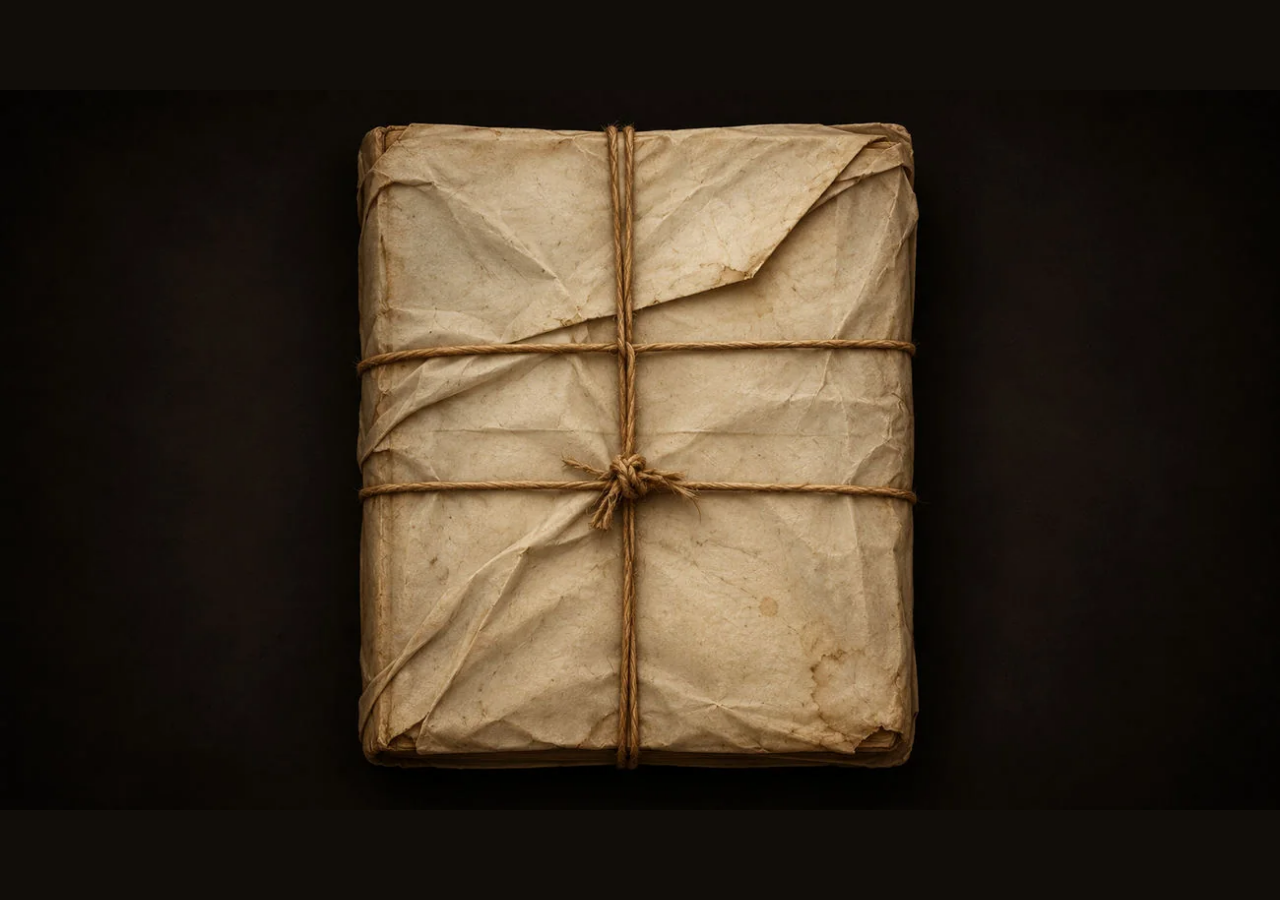
<file: index.html>
<!doctype html><html lang="ko"><head><meta charset="utf-8"><meta name="viewport" content="width=device-width,initial-scale=1"><meta name="color-scheme" content="dark"><title>봉인된 기록 · CHAPTER 1</title><link rel="stylesheet" href="style.css"></head><body><main id="game" aria-label="봉인된 기록">
<section id="parcel" class="scene active"><div class="parcel-image-wrap" id="parcel-wrap"><img src="images/asset-02.webp" alt="끈으로 포장된 오래된 책"><button id="unwrap" aria-label="책 포장을 풀고 펼치기"></button></div></section>
<section id="book" class="scene"><div id="book-frame">
<div id="page-0" class="spread active"><img class="fullspread" src="images/asset-03.webp" alt="오래된 책 속의 집 그림과 사진, 편지 봉투"><img id="intro-house-photo" class="intro-art-object intro-house" alt="오래된 집 사진"><img id="intro-stairs-photo" class="intro-art-object intro-stairs" alt="집 안 계단 사진"><img class="intro-art-object intro-chair" src="images/asset-04.webp" alt=""><img class="intro-art-object intro-envelope-overlay" src="images/asset-05.webp" alt=""><button id="h-envelope" class="hot" aria-label="봉투 열어보기"></button><button id="h-house" class="hot" aria-label="집 그림 살펴보기"></button><button id="h-stairs" class="hot" aria-label="계단 사진 살펴보기"></button><button id="h-poem" class="hot" aria-label="빈 의자 사진 살펴보기"></button></div>
<div id="page-1" class="spread chapter-visual"><div class="chapter-visual-stage">
<img class="chapter-visual-art" src="images/chapter-wedding.webp" alt="낡은 펼친 책. 왼쪽에는 흩어진 기록을 펼치다, 오른쪽에는 결혼식과 평화로운 결혼식의 한순간…이라는 글귀가 손글씨로 적혀 있다." draggable="false">
<button id="chapter-enter" class="chapter-visual-enter" type="button" aria-label="기록 펼치기 — 사진과 편지가 놓인 다음 페이지로 이동"><img src="images/chapter-open.webp" alt="기록 펼치기" draggable="false"></button>
</div></div>

<div id="page-2" class="spread page-scrap-physical archive-ch01"><div class="physical-spread">
<img class="scrap-image" src="images/asset-06.webp" alt="오래된 책 양면에 놓인 일곱 장의 사진과 두 통의 편지" draggable="false">
<div id="photo-grid" class="physical-overlay"><img class="archive-print" src="images/photo_04.webp" alt="오래된 사진" draggable="false" style="left:7%;top:7%;width:18%;height:22%;--angle:-3deg"><button class="physical-hot photo-tactile" data-open-photo="3" aria-label="사진 조사하기" data-tip="사진 조사하기" style="left:7%;top:7%;width:18%;height:22%;--angle:-3deg"></button><img class="archive-print" src="images/photo_01.webp" alt="오래된 사진" draggable="false" style="left:27%;top:8%;width:18%;height:22%;--angle:2deg"><button class="physical-hot photo-tactile" data-open-photo="0" aria-label="사진 조사하기" data-tip="사진 조사하기" style="left:27%;top:8%;width:18%;height:22%;--angle:2deg"></button><img class="archive-print" src="images/photo_06.webp" alt="오래된 사진" draggable="false" style="left:6%;top:36%;width:18%;height:22%;--angle:3deg"><button class="physical-hot photo-tactile" data-open-photo="5" aria-label="사진 조사하기" data-tip="사진 조사하기" style="left:6%;top:36%;width:18%;height:22%;--angle:3deg"></button><img class="archive-print" src="images/photo_02.webp" alt="오래된 사진" draggable="false" style="left:27%;top:36%;width:18%;height:22%;--angle:-2deg"><button class="physical-hot photo-tactile" data-open-photo="1" aria-label="사진 조사하기" data-tip="사진 조사하기" style="left:27%;top:36%;width:18%;height:22%;--angle:-2deg"></button><img class="archive-print" src="images/photo_07.webp" alt="오래된 사진" draggable="false" style="left:4%;top:65%;width:14%;height:21%;--angle:-2deg"><button class="physical-hot photo-tactile" data-open-photo="6" aria-label="사진 조사하기" data-tip="사진 조사하기" style="left:4%;top:65%;width:14%;height:21%;--angle:-2deg"></button><img class="archive-print" src="images/photo_03.webp" alt="오래된 사진" draggable="false" style="left:19%;top:65%;width:14%;height:21%;--angle:3deg"><button class="physical-hot photo-tactile" data-open-photo="2" aria-label="사진 조사하기" data-tip="사진 조사하기" style="left:19%;top:65%;width:14%;height:21%;--angle:3deg"></button><img class="archive-print" src="images/photo_05.webp" alt="오래된 사진" draggable="false" style="left:34%;top:64%;width:14%;height:21%;--angle:1deg"><button class="physical-hot photo-tactile" data-open-photo="4" aria-label="사진 조사하기" data-tip="사진 조사하기" style="left:34%;top:64%;width:14%;height:21%;--angle:1deg"></button></div>
<div id="letters-overview" class="physical-overlay">
 <button class="letter-tactile letter-tactile-a" data-open-letter="0" data-tip="엘리너의 편지" aria-label="엘리너의 편지 펼치기"><span class="wax-seal">❀</span><span class="letter-script">Dear Mother</span></button>
 <button class="letter-tactile letter-tactile-b" data-open-letter="1" data-tip="아서의 편지" aria-label="아서의 편지 펼치기"><span class="wax-seal">✧</span><span class="letter-script">To Eleanor</span></button>
</div>
<div class="scrap-progress" aria-live="polite"><span id="found-count">0개 관찰</span><span>·</span><span id="restore-count">0 / 10 복원</span><button id="start-sort" class="button small" disabled>사진 정리하기 →</button></div>
</div></div>
<div id="page-3" class="spread"><div class="book-page"><article class="leaf left sorting-page"><div class="folio"><b>PHOTOGRAPH RESTORATION</b><span>ORDER</span></div><div class="littlelabel">사진을 정리한다</div><h2>기억의 순서</h2><p class="section-note">편지와 사진을 대조하여 일곱 장을 시간순으로 나열하세요.</p><div id="sort-list" class="sort-list"></div><div class="chapter-cta"><button id="back-to-archive" class="button small light">← 자료 다시 보기</button><button id="check-sort" class="button small">정리 결과 확인</button></div></article><article class="leaf right"><div class="folio"><b>SEVEN PHOTOGRAPHS</b><span>1938</span></div><div class="littlelabel">사진과 편지 대조</div><h2>기록의 실마리</h2><p class="section-note">꽃과 부케, 여행 가방, 인화 사진, 창가의 의자를 비교하세요.</p><div id="sort-envelope" class="sort-envelope">사진의 순서를 완성하세요.</div><p class="message" id="sort-feedback"></p><a id="chapter2-unlock" class="button chapter2-unlock" href="chapter2.html" hidden>CHAPTER 02 — 뒤바뀐 가방 펼치기 →</a></article></div></div>
<button id="prev" class="pagenav prev" aria-label="이전 페이지">‹</button><button id="next" class="pagenav next" aria-label="다음 페이지">›</button><div class="corner-label" id="page-label" aria-hidden="true"></div><div class="page-number" id="page-number">01 / 04</div><button id="restart">처음부터</button>
</div></section>
<div id="veil" aria-hidden="true" role="dialog" aria-modal="true" aria-label="기록 자세히 살펴보기"><div id="dialog" class="paper"><button id="dialog-close" class="dialog-close" aria-label="닫기">×</button><div id="dialog-body"></div></div></div>
</main><script src="chapter1-data.js"></script><script src="game.js"></script></body></html>
</file>
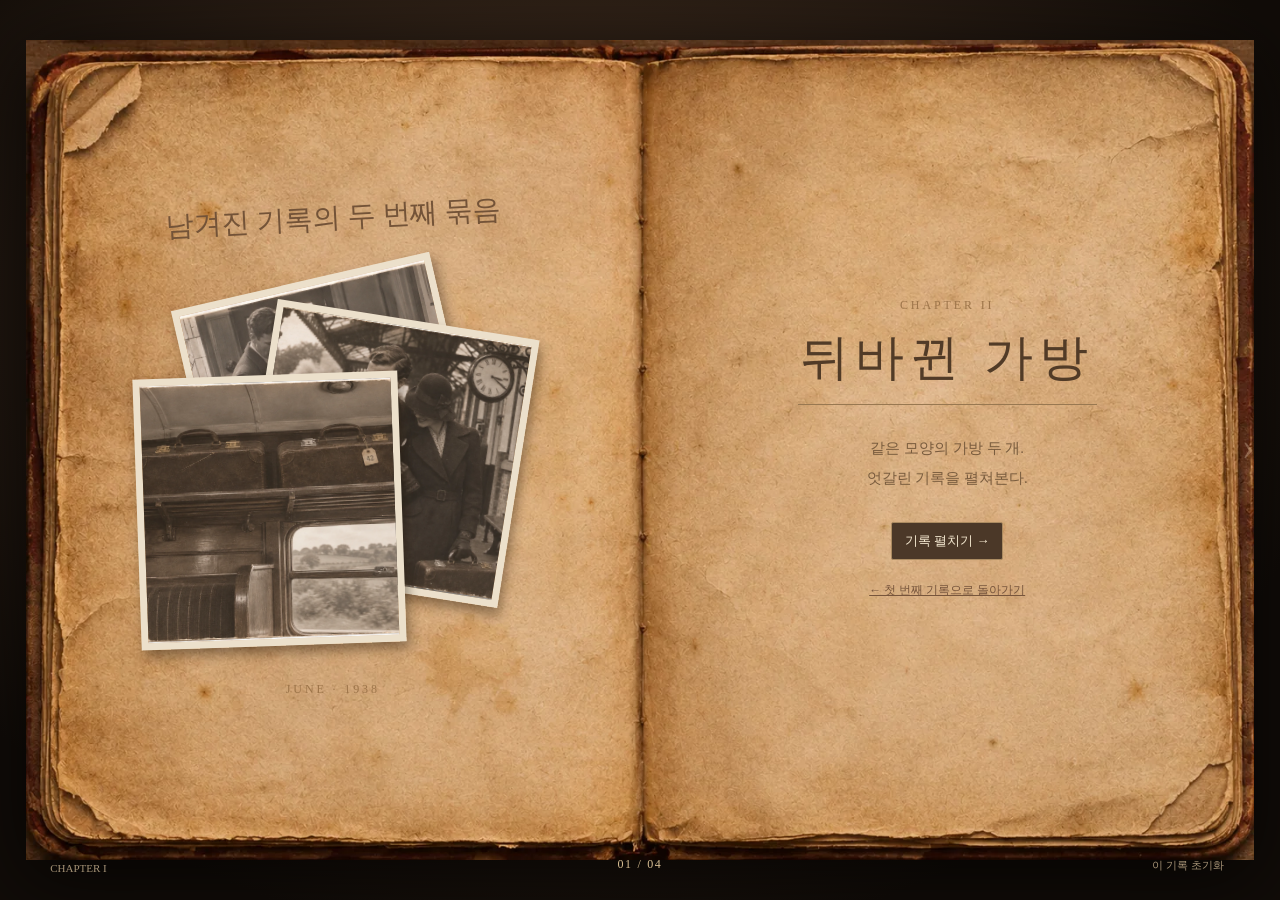
<file: chapter2.html>
<!doctype html>
<html lang="ko"><head>
<meta charset="utf-8"><meta name="viewport" content="width=device-width,initial-scale=1"><meta name="color-scheme" content="dark">
<title>봉인된 기록 · CHAPTER 02 — 뒤바뀐 가방</title>
<link rel="stylesheet" href="style.css"><link rel="stylesheet" href="chapter2.css">
</head><body><main id="game" aria-label="봉인된 기록 챕터 2">
<section id="book" class="scene active"><div id="book-frame" class="c2-frame">
  <div id="c2-page-0" class="spread active">
    <div class="c2-book-paper c2-cover">
      <div class="c2-cover-leaf"><div class="c2-handwriting">남겨진 기록의 두 번째 묶음</div>
       <div class="c2-cover-stack"><img src="images/chapter2/photo_04.webp" alt="사진: 현관에 선 남자"><img src="images/chapter2/photo_01.webp" alt="사진: 역에 선 두 사람"><img src="images/chapter2/photo_02.webp" alt="사진: 두 여행 가방"></div>
       <span class="c2-quiet">JUNE · 1938</span>
      </div>
      <div class="c2-cover-leaf c2-cover-right"><span class="c2-kicker">CHAPTER II</span><h1>뒤바뀐 가방</h1><div class="c2-rule"></div>
        <p>같은 모양의 가방 두 개.<br>엇갈린 기록을 펼쳐본다.</p><button class="button" id="c2-enter" type="button">기록 펼치기 →</button>
        <a class="c2-small-link" href="index.html">← 첫 번째 기록으로 돌아가기</a>
      </div>
    </div>
  </div>
  <div id="c2-page-1" class="spread"><div class="c2-book-paper">
    <section class="c2-leaf c2-archive-photos"><div class="c2-archive-heading"><small>PHOTOGRAPHS</small><h2>남겨진 사진들</h2><p>사진을 눌러 개별 기록과 사물을 조사하세요.</p></div><div id="c2-photo-grid" class="c2-print-grid" aria-label="사진 일곱 장"></div>
    </section>
    <section class="c2-leaf c2-archive-letters"><div class="c2-archive-heading"><small>CORRESPONDENCE</small><h2>두 통의 편지</h2><p>사진과 편지를 서로 비교하여 글씨를 복원하세요.</p></div>
     <div class="c2-letter-stack"><button type="button" class="c2-envelope" data-c2-letter="0"><span class="c2-wax">❦</span><span>엘리너의 편지</span><small>3 JUNE 1938</small></button><button type="button" class="c2-envelope" data-c2-letter="1"><span class="c2-wax">✦</span><span>아서의 편지</span><small>8 JUNE 1938</small></button></div>
     <div class="c2-progress-archive"><span id="c2-found-count">관찰한 단서 0개</span><span id="c2-filled-count">복원 0 / 8</span><button class="button light small" id="c2-go-workbook" type="button">기록장과 배열 보기 →</button></div>
    </section>
  </div></div>
  <div id="c2-page-2" class="spread"><div class="c2-book-paper">
    <section class="c2-leaf c2-sort-leaf"><div class="c2-archive-heading"><small>CHRONOLOGY</small><h2>사진의 순서</h2><p>일곱 장을 시간순으로 옮기세요. 화살표나 드래그로 이동할 수 있습니다.</p></div>
      <div id="c2-sort-list" class="c2-sort-list" aria-label="사진 순서 바꾸기"></div><div class="c2-row-actions"><button class="button small" type="button" id="c2-check-order">순서 확인</button><span class="c2-mini-feedback" id="c2-sort-note" role="status"></span></div>
    </section>
    <section class="c2-leaf c2-record-leaf"><div class="c2-archive-heading"><small>OBJECT RECORD</small><h2>사물 기록장</h2><p>원래 주인과 가방이 바뀐 동안의 <b>당시 소지자</b>를 각각 기록하세요.</p></div>
     <div id="c2-object-list" class="c2-object-list"></div><p id="c2-objects-note" class="c2-mini-feedback" role="status"></p>
    </section>
  </div></div>
  <div id="c2-page-3" class="spread"><div class="c2-book-paper c2-cover">
    <div class="c2-cover-leaf"><div class="c2-handwriting">복원된 기록</div><div class="c2-finished-polaroid"><img src="images/chapter2/photo_02.webp" alt="철도 객실 선반에 나란한 두 가방"><img src="images/chapter2/photo_06.webp" alt="역의 수하물 접수 장부"></div></div>
    <div class="c2-cover-leaf c2-finish-right"><small>JUNE 1938</small><h2>1938년 6월</h2><div class="c2-rule"></div>
      <div id="c2-finish-text"><p>기록을 아직 모두 복원하지 않았습니다.</p></div><div id="c2-finish-controls"><button type="button" class="button" id="c2-return-archive">기록 다시 보기</button><span class="c2-next-sealed">CHAPTER III · 잠긴 기록</span></div>
    </div>
  </div></div>
  <button id="c2-prev" class="pagenav prev" aria-label="이전 페이지">‹</button><button id="c2-next" class="pagenav next" aria-label="다음 페이지">›</button>
  <div class="page-number" id="c2-page-number">01 / 04</div>
  <a id="c2-ch1-back" href="index.html">CHAPTER I</a>
  <button id="c2-restart" type="button">이 기록 초기화</button>
</div></section>
<div id="c2-overlay" aria-hidden="true"><div id="c2-dialog" role="dialog" aria-modal="true" aria-label="기록 자세히 보기"><button id="c2-close" type="button" aria-label="닫기">×</button><div id="c2-dialog-body"></div></div></div>
</main><script src="chapter2-data.js"></script><script src="chapter2.js"></script></body></html>
</file>
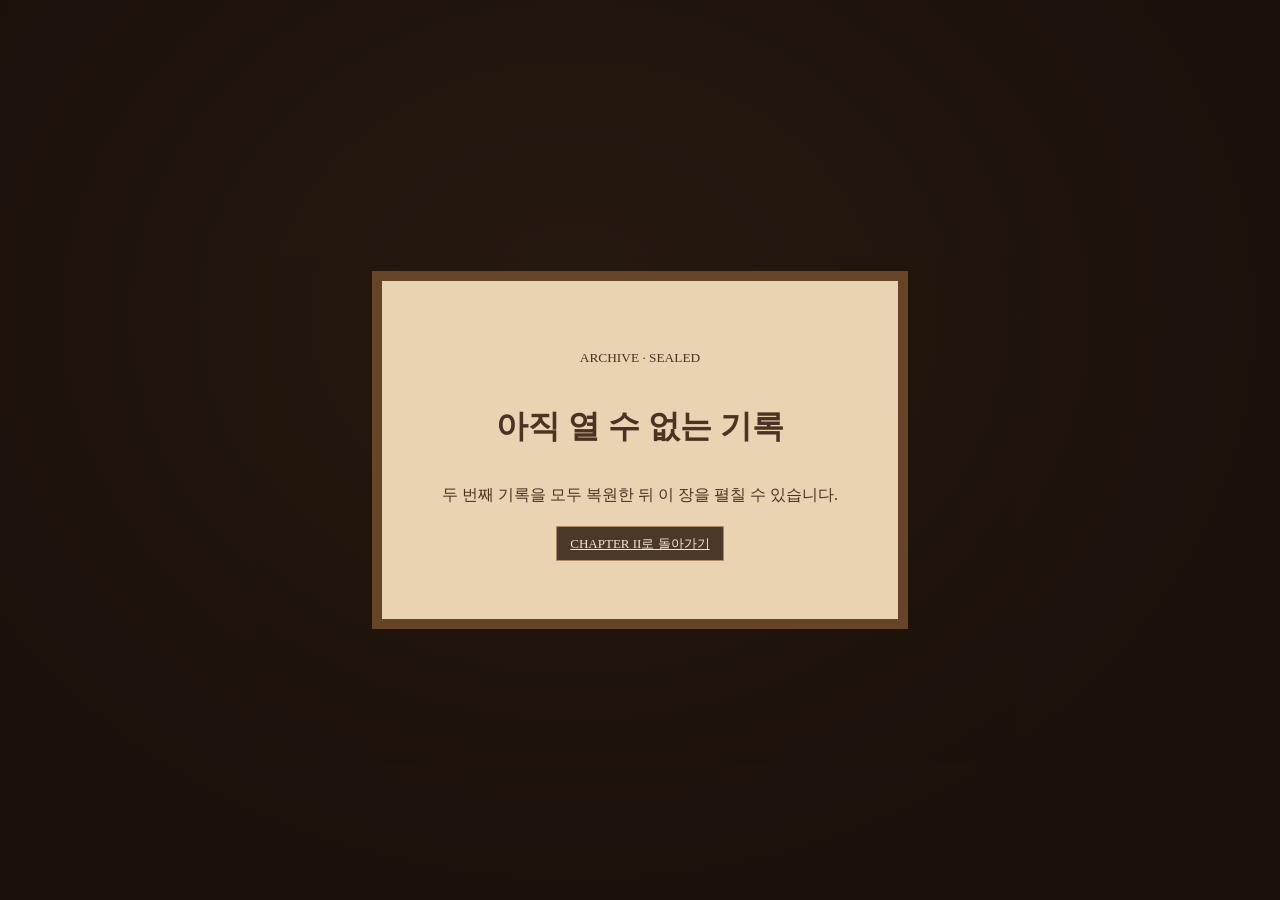
<file: chapter3.html>
<!doctype html>
<html lang="ko"><head><meta charset="utf-8"><meta name="viewport" content="width=device-width,initial-scale=1"><meta name="color-scheme" content="dark">
<title>봉인된 기록 · CHAPTER 03 — 떠날 준비</title>
<link rel="stylesheet" href="style.css"><link rel="stylesheet" href="chapter2.css"><link rel="stylesheet" href="chapter3.css">
</head><body>
<main id="game" aria-label="봉인된 기록 최종장">
<section id="book" class="scene active">
<div id="book-frame" class="c2-frame c3-frame">
<div id="c3-page-0" class="spread active"><div class="c2-book-paper c2-cover">
<section class="c2-cover-leaf"><div class="c2-handwriting">세 번째 기록의 봉인</div>
<div class="c2-cover-stack"><img src="images/chapter3/photo_01.webp" alt="작은 침실 사진"><img src="images/chapter3/photo_04.webp" alt="오래된 카메라 사진"><img src="images/chapter3/photo_07.webp" alt="빈 창가 사진"></div>
<small class="c2-quiet">ENGLAND · 1936–1938</small></section>
<section class="c2-cover-leaf c2-cover-right"><span class="c2-kicker">CHAPTER III</span><h1>떠날 준비</h1><div class="c2-rule"></div><p>남겨진 집 안의 기록을<br>다시 펼쳐본다.</p>
<button class="button" type="button" id="c3-enter">기록 펼치기 →</button><a class="c2-small-link" href="chapter2.html">← 두 번째 기록으로 돌아가기</a></section>
</div></div>
<div id="c3-page-1" class="spread"><div class="c2-book-paper">
<section class="c2-leaf c2-archive-photos"><div class="c2-archive-heading"><small>PHOTOGRAPHS</small><h2>남겨진 사진들</h2><p>각 사진을 열어 사물과 공간을 자세히 살펴보세요.</p></div><div id="c3-photo-grid" class="c2-print-grid"></div></section>
<section class="c2-leaf c2-archive-letters"><div class="c2-archive-heading"><small>CORRESPONDENCE</small><h2>두 통의 편지</h2><p>빈칸을 복원해도 마지막 서명은 아직 읽을 수 없습니다.</p></div>
<div class="c2-letter-stack"><button class="c2-envelope" type="button" data-c3-letter="0"><span class="c2-wax">❦</span><span>오래된 편지</span><small>18 SEPTEMBER 1936</small></button>
<button class="c2-envelope" type="button" data-c3-letter="1"><span class="c2-wax">✦</span><span>남겨진 편지</span><small>6 JUNE 1938 · 발신인 미상</small></button></div>
<div class="c2-progress-archive"><span id="c3-observe-count">관찰 0건</span><span id="c3-fill-count">복원 0 / 8</span><button class="button light small" type="button" id="c3-go-connections">기록장과 증거 보기 →</button></div>
</section></div></div>
<div id="c3-page-2" class="spread"><div class="c2-book-paper">
<section class="c2-leaf"><div class="c2-archive-heading"><small>OBJECT RECORDS</small><h2>사물 기록장</h2><p>물건의 주인과 사용한 사람, 발견된 장소를 구별하세요.</p></div><div class="c2-object-list" id="c3-object-list"></div><p id="c3-object-note" class="c2-mini-feedback" role="status"></p></section>
<section class="c2-leaf"><div class="c2-archive-heading"><small>RECORD CONNECTIONS</small><h2>기록 연결하기</h2><p>서로 다른 챕터의 증거를 선택하세요. 선택한 두 자료를 나란히 비교할 수 있습니다.</p></div><div id="c3-link-list" class="c3-link-list"></div><p id="c3-links-note" class="c2-mini-feedback" role="status"></p></section>
</div></div>
<div id="c3-page-3" class="spread"><div class="c2-book-paper">
<section class="c2-leaf c3-final-questions"><div class="c2-archive-heading"><small>FINAL INFERENCE</small><h2>마지막 추리</h2><p>모든 자료를 연결한 후 질문에 답하세요.</p></div>
<div class="c3-question-card"><label for="c3-final-person">기차역에서 아서와 함께 있었고, 집의 작은 방에 머물던 사람은 누구인가?</label><input id="c3-final-person" maxlength="80" autocomplete="off" placeholder="인물 이름"><p id="c3-person-status" role="status"></p></div>
<div class="c3-question-card"><label for="c3-final-purpose">그 사람이 이 집에서 물건을 정리한 이유는 무엇인가?</label><textarea id="c3-final-purpose" rows="3" maxlength="220" placeholder="이유를 짧게 적어 주세요"></textarea><p id="c3-purpose-status" role="status"></p></div>
<button type="button" class="button" id="c3-final-check">추리 확인</button></section>
<section class="c2-leaf c3-final-side"><div class="c2-archive-heading"><small>CASE FILE</small><h2>확인한 자료</h2></div><div id="c3-ready-report" class="c3-ready-report"></div><p>사진과 편지를 다시 살펴볼 수 있습니다. 한 질문을 맞혔다고 나머지 기록의 답이 공개되지는 않습니다.</p><button class="button light small" id="c3-final-back" type="button">← 기록 다시 살펴보기</button></section>
</div></div>
<div id="c3-page-4" class="spread"><div class="c2-book-paper c3-ending-book">
<section class="c2-leaf c3-ending-photo"><div class="c2-archive-heading"><small>LAST PHOTOGRAPH</small><h2>마지막 사진</h2></div><button type="button" id="c3-ending-zoom" aria-label="마지막 사진 확대"><img src="images/chapter3/photo_07.webp" alt="창가에 놓인 빈 의자와 마지막 편지"></button><p>빈 창가 · PHOTO 07</p></section>
<section class="c2-leaf c3-ending-text"><div class="c2-archive-heading"><small>RESTORED ARCHIVE</small><h2>《봉인된 기록 — 마지막 기록》</h2></div><div id="c3-ending-body"></div><button class="button light small" id="c3-again" type="button">사진과 편지 다시 보기</button><div class="c3-chapter-links"><a href="index.html">CHAPTER 01</a><a href="chapter2.html">CHAPTER 02</a><a href="chapter3.html">CHAPTER 03</a></div></section>
</div></div>
<button class="pagenav prev" type="button" id="c3-prev" aria-label="이전 페이지">‹</button><button class="pagenav next" type="button" id="c3-next" aria-label="다음 페이지">›</button>
<div class="page-number" id="c3-page-number">01 / 05</div><a class="c3-ch2-link" href="chapter2.html">CHAPTER II</a><button type="button" id="c3-restart">이 기록 초기화</button>
</div></section>
<div id="c3-gate" hidden><div class="c3-gate-paper"><small>ARCHIVE · SEALED</small><h1>아직 열 수 없는 기록</h1><p>두 번째 기록을 모두 복원한 뒤 이 장을 펼칠 수 있습니다.</p><a href="chapter2.html" class="button">CHAPTER II로 돌아가기</a></div></div>
<div id="c2-overlay" aria-hidden="true"><div id="c2-dialog" role="dialog" aria-modal="true" aria-label="자료 자세히 보기"><button id="c2-close" type="button" aria-label="닫기">×</button><div id="c2-dialog-body"></div></div></div>
</main>
<script src="chapter1-data.js"></script><script src="chapter2-data.js"></script><script src="chapter3-data.js"></script><script src="chapter3.js"></script></body></html>
</file>
<file: style.css>
:root{--ink:#4e3927;--paper:#eadab9;--gold:#b3935b;--deep:#241910;--line:#aa8c62;--shadow:#130d09}
*{box-sizing:border-box}html,body{margin:0;width:100%;min-height:100%;overflow:hidden}body{font-family:Georgia,'Noto Serif KR','Batang',serif;background:#150e09;color:#f5e6ca}button{font:inherit;cursor:pointer}button:focus-visible{outline:2px solid #e9c886;outline-offset:2px}button:disabled{opacity:.43;cursor:not-allowed}img{user-select:none;-webkit-user-drag:none}
#game{width:100vw;height:100dvh;display:flex;align-items:center;justify-content:center;overflow:hidden;background:radial-gradient(ellipse at 45% 35%,#493323,#110c08 77%)}.scene{position:absolute;inset:0;display:flex;align-items:center;justify-content:center;opacity:0;visibility:hidden;pointer-events:none;transition:opacity .58s}.scene.active{opacity:1;visibility:visible;pointer-events:auto}
#parcel{z-index:5;background:#110d09}.parcel-image-wrap{position:relative;width:min(100vw,177.6dvh);aspect-ratio:1300/732}.parcel-image-wrap img{width:100%;height:100%;object-fit:contain;display:block;pointer-events:none}#unwrap{position:absolute;left:20%;top:2%;width:60%;height:96%;color:transparent;border:0;background:transparent}#unwrap:hover{box-shadow:inset 0 0 70px #fff2}.parcel-image-wrap.fade{opacity:0;transform:scale(1.04);filter:blur(7px);transition:opacity .6s,transform .6s,filter .6s}
#book{z-index:2}#book-frame{width:min(96vw,147dvh);aspect-ratio:3/2;position:relative;filter:drop-shadow(0 15px 38px #000b)}.spread{position:absolute;inset:0;display:none;overflow:hidden}.spread.active{display:block}.spread>img.fullspread{width:100%;height:100%;object-fit:cover;display:block;pointer-events:none}.hot{position:absolute;border:1px solid transparent;border-radius:8px;background:transparent;z-index:5;color:transparent}.hot:hover{background:#fff2;box-shadow:0 0 0 2px #e9d09e88,0 0 26px #d9af7399}
#h-envelope{left:54%;top:32%;width:37%;height:39%}#h-house{left:7%;top:12%;width:29%;height:35%}#h-stairs{left:29%;top:17%;width:19%;height:35%;transform:rotate(8deg)}#h-poem{left:6%;top:55%;width:31%;height:35%}
.book-page{position:relative;height:100%;width:100%;display:grid;grid-template-columns:1fr 1fr;overflow:hidden;color:var(--ink);border-radius:8px 14px 15px 8px;border:5px solid #6b4b2f;background:linear-gradient(90deg,#ead7b4 0%,#ead7b4 48.4%,#bda17a 49.85%,#a58860 50%,#e9d7b7 50.3%,#efdfc1 100%);box-shadow:inset 0 0 0 8px #e6cfaa,0 0 0 4px #312117,0 13px 26px #110b0788}
.book-page:before{content:'';position:absolute;inset:0;pointer-events:none;z-index:0;background:repeating-linear-gradient(9deg,transparent 0 8px,#6b513509 9px 10px),radial-gradient(ellipse at 10% 13%,#fff3d466,transparent 35%),radial-gradient(ellipse at 82% 89%,#996c442e,transparent 30%)}.book-page:after{content:'';position:absolute;z-index:10;pointer-events:none;top:0;bottom:0;left:49.2%;width:1.9%;background:linear-gradient(90deg,#50392055,#21150944 45%,#fff4db55 65%,#63503822)}.leaf{position:relative;z-index:1;min-width:0;display:flex;flex-direction:column;padding:clamp(19px,2.3vw,34px) clamp(21px,2.4vw,38px) clamp(28px,2.6vw,38px);overflow:hidden}.leaf.left{padding-right:clamp(28px,3vw,46px)}.leaf.right{padding-left:clamp(28px,3vw,46px)}.folio{display:flex;align-items:center;justify-content:space-between;gap:8px;border-bottom:1px solid #9f815a99;padding-bottom:8px;font-size:clamp(9px,.85vw,12px);letter-spacing:.13em}.folio span{font-size:10px;opacity:.64}.littlelabel{font-size:clamp(9px,.78vw,11px);letter-spacing:.24em;color:#98734a;margin:12px 0 6px;font-weight:bold}.leaf h2{font-weight:normal;margin:0 0 5px;font-size:clamp(21px,2vw,31px)}.leaf h3{font-weight:normal}
.pagenav{position:absolute;z-index:20;top:11%;bottom:12%;width:7%;border:0;background:transparent;color:#f7e7c9;opacity:.27;transition:opacity .2s,background .2s;font-size:39px;text-shadow:1px 2px 6px #24150e}.pagenav:not(:disabled):hover{opacity:1;background:#c99b4e22}.pagenav.prev{left:-3%}.pagenav.next{right:-3%}.pagenav:disabled{opacity:0;pointer-events:none}.corner-label{position:absolute;z-index:15;left:5%;top:0;padding:7px 12px;color:#e4caa0;background:#3e2a1bcc;font-size:12px;letter-spacing:.13em}.page-number{position:absolute;z-index:15;bottom:-1.5%;left:50%;transform:translateX(-50%);font-size:12px;color:#d7bd92;letter-spacing:.14em}#restart{position:absolute;z-index:15;bottom:-1.7%;right:2%;border:0;background:transparent;color:#d8c09b;font-size:11px;opacity:.65}#restart:hover{opacity:1;text-decoration:underline}
/* chapter leaf */.ch-decor{display:flex;align-items:center;justify-content:center;flex:1;gap:18px;flex-direction:column;text-align:center}.ornament{font-size:48px;color:#a18561;opacity:.65}.chapter-title{font:normal clamp(36px,5.5vw,78px) Georgia,serif!important;letter-spacing:.13em;color:#684631;margin:0}.chapter-korean{font-size:clamp(24px,3.2vw,43px);letter-spacing:.18em}.chapter-sub{font-size:clamp(13px,1.3vw,18px);line-height:2.1;color:#786045;word-break:keep-all}.chapter-rule{width:62%;height:1px;background:#a58a67}.chapter-stamp{display:inline-flex;border:1px solid #aa8563;padding:12px 22px;letter-spacing:.15em;color:#7a5a3b;transform:rotate(-6deg)}
/* archive overview */.section-note{font-size:clamp(10px,1vw,13px);color:#846a4c;line-height:1.7;margin:2px 0 10px}.photo-grid{min-height:0;flex:1;display:grid;grid-template-columns:repeat(3,minmax(0,1fr));grid-template-rows:repeat(3,minmax(0,1fr));gap:clamp(6px,.8vw,12px);padding:4px 2px 7px}.archive-photo{border:1px solid #aa8e6c;background:#dac8a8;padding:clamp(5px,.6vw,9px);display:flex;flex-direction:column;min-width:0;min-height:0;align-items:center;justify-content:center;gap:5px;transition:transform .18s,box-shadow .18s}.archive-photo:hover{transform:translateY(-3px) rotate(-.7deg);box-shadow:3px 7px 11px #412d263d;background:#e9d8b6}.archive-photo img{height:calc(100% - 19px);width:100%;max-height:100%;object-fit:contain;filter:grayscale(.85) sepia(.17);pointer-events:none;box-shadow:0 3px 6px #21150f4a}.archive-photo span{font:11px Georgia,serif;letter-spacing:.08em;color:#71553c}.archive-photo:nth-child(2){transform:rotate(1.1deg)}.archive-photo:nth-child(3){transform:rotate(-1deg)}.archive-photo:nth-child(6){transform:rotate(.7deg)}.archive-photo:nth-child(2):hover,.archive-photo:nth-child(3):hover,.archive-photo:nth-child(6):hover{transform:translateY(-3px) rotate(0)}
.letters-overview{flex:1;display:flex;flex-direction:column;gap:clamp(14px,2vw,30px);justify-content:center;min-height:0;padding:9px 10px}.archive-letter{position:relative;min-height:0;flex:1;border:1px solid #b7a07e;background:linear-gradient(155deg,#f8ecd4 0%,#f0dfbd 62%,#d9bf93 100%);padding:clamp(19px,2vw,34px);text-align:left;box-shadow:5px 9px 13px #5b422c40,inset 0 0 25px #af85521d;transform:rotate(-1.2deg);color:#59442e;display:flex;flex-direction:column;gap:9px;justify-content:space-between;overflow:hidden}.archive-letter:nth-child(2){transform:rotate(1deg)}.archive-letter:hover{transform:translateY(-3px) rotate(0);background:#f9edd6}.archive-letter:after{content:'';position:absolute;right:-1px;top:-1px;width:46px;height:46px;background:linear-gradient(135deg,transparent 0 49%,#c9a97a 50%,#f6e7cc 73%);clip-path:polygon(0 0,100% 100%,100% 0);pointer-events:none}.archive-letter .letter-no{font:12px Georgia,serif;letter-spacing:.25em;color:#927654}.archive-letter strong{font-size:clamp(16px,1.8vw,25px);font-weight:normal}.archive-letter small{font-size:12px;color:#937b5c}.ink-lines{font-size:11px;line-height:2;color:#ad987b;letter-spacing:.12em;border-top:1px solid #ad987b4b;padding-top:9px}.record-status{font-size:11px;color:#6d5137;text-align:right;margin-top:auto}.chapter-cta{display:flex;align-items:center;justify-content:space-between;gap:8px;padding-top:8px;border-top:1px solid #aa8e6b80}.button{border:1px solid #ab8b61;background:#4b3828;color:#f5e9d1;padding:9px 13px;border-radius:2px;font-size:13px}.button:hover:not(:disabled){background:#745239}.button.light{background:#e9d8b6;color:#57432f}.button.light:hover{background:#d6bd91}.button.small{padding:6px 9px;font-size:11px}
/* modal */#veil{position:fixed;inset:0;z-index:40;display:none;align-items:center;justify-content:center;padding:15px;background:#0d0905c9;backdrop-filter:blur(5px)}#veil.open{display:flex}#dialog{position:relative;display:flex;max-width:min(96vw,1240px);max-height:94dvh;min-width:270px;align-items:center;justify-content:center;filter:drop-shadow(0 20px 35px #0008)}#dialog.paper{background:linear-gradient(135deg,#f5e7cb,#dec39a);border:7px solid #5e412b;box-shadow:inset 0 0 0 2px #c49f6f}#dialog.asset{background:transparent}.dialog-close{position:absolute;z-index:25;right:10px;top:10px;width:36px;height:36px;border-radius:50%;background:#39271fe9;border:1px solid #b9996c;color:#f3dfbf;font-size:25px;line-height:1}#dialog-body{width:100%;max-height:91dvh;overflow:auto;color:#4c3929}#dialog-body.asset{display:flex;align-items:center;justify-content:center}#dialog-body.asset img{max-width:min(84vw,790px);max-height:88dvh;object-fit:contain}.clickable{cursor:pointer}.clickable:hover{filter:brightness(1.06)}
.paper-sheet{width:min(86vw,710px);padding:clamp(28px,5vw,62px);background:radial-gradient(circle at 20% 8%,#fff3d8aa,transparent 45%),repeating-linear-gradient(0deg,#8a6b3905 0 31px,#a48b5c18 32px 33px),#ead7b4;box-shadow:0 15px 28px #2514097d;color:#4c3624}.paper-sheet small{display:block;letter-spacing:.15em;color:#98764e;font:11px Georgia,serif;margin-bottom:10px}.paper-sheet h2{font-weight:normal}.paper-sheet p{font-size:15px;line-height:2.1;word-break:keep-all}.paper-sheet .signature{text-align:right;font-style:italic}.transcript-top{display:flex;align-items:flex-start;justify-content:space-between;border-bottom:1px solid #96734d6e;margin-bottom:15px;gap:12px}.scan-transcript{padding:0;border:0;background:none;color:#855d39;text-decoration:underline;font-size:12px}
/* photo inspect */#dialog:has(.inspector){width:min(96vw,1320px);height:min(92dvh,900px)}.inspector{height:100%;width:100%;min-height:400px;display:grid;grid-template-columns:minmax(0,1fr) minmax(250px,320px);background:#eadaae}.inspect-main{display:flex;flex-direction:column;gap:11px;overflow:hidden;background:#27231f;padding:20px}.inspect-head{color:#efdfc2;display:flex;align-items:center;justify-content:space-between;gap:6px;font-size:13px;letter-spacing:.1em;padding-right:45px}.photo-stage{min-height:0;flex:1;display:flex;align-items:center;justify-content:center;overflow:auto}.target-wrap{position:relative;display:inline-block;max-width:100%;max-height:calc(92dvh - 135px)}.target-wrap img{display:block;max-width:100%;max-height:calc(92dvh - 135px);width:auto;height:auto;object-fit:contain}.inspect-foot{display:flex;justify-content:space-between;gap:8px;flex-wrap:wrap;align-items:center;font-size:11px;color:#e5d1aa}.inspect-foot label{white-space:nowrap}.inspect-side{padding:35px 23px 23px;display:flex;gap:12px;flex-direction:column;overflow-y:auto}.inspect-side h2{font-size:24px;font-weight:normal;margin:0}.inspect-kind{font-size:11px;display:inline-block;align-self:start;padding:5px 9px;border:1px solid #b79b73;color:#816442}.inspect-quote{font-size:15px;line-height:2;min-height:120px;padding:17px;background:#dfcba6;border:1px solid #b69970}.inspect-muted{font-size:12px;color:#886f51;line-height:1.75}.inspect-action{display:flex;gap:6px;flex-wrap:wrap}
/* letter detail */#dialog:has(.detail-letter){width:min(94vw,960px);height:min(91dvh,840px)}.detail-letter{width:100%;height:100%;overflow:auto;padding:clamp(19px,3vw,43px) clamp(22px,4.5vw,63px);background:radial-gradient(circle at 15% 7%,#fff6db99,transparent 35%),repeating-linear-gradient(0deg,transparent 0 34px,#9874480e 35px 36px),#edd9b6}.detail-letter .letter-heading{display:flex;align-items:flex-start;justify-content:space-between;gap:14px;border-bottom:1px solid #9879566a;margin:0 37px 15px 0;padding-bottom:14px}.detail-letter h2{margin:6px 0 3px;font-size:28px;font-weight:normal}.detail-letter .letter-meta{font-size:12px;color:#8f6c4f;line-height:1.8}.detail-letter .letter-body{line-height:2.3;font-size:clamp(13px,1.55vw,17px);margin:12px 0 18px}.detail-letter .letter-body p{margin:0 0 12px}.detail-letter .letter-sign{text-align:right;font-style:italic;margin:15px 0 25px}.blank{display:inline-block;border:0;border-bottom:2px dashed #a28a6a;border-radius:2px;background:#aa895028;color:#745b3d;font-size:.94em;padding:2px 7px;min-width:57px;line-height:1.65}.blank.selected{outline:2px solid #b18446;outline-offset:2px;background:#e1ca9a}.blank.filled{background:#7e965022;color:#45633a;border-bottom:1px solid #688559}.word-bank{border:1px dashed #bb9e76;background:#e9d4ae;padding:13px 15px;margin-bottom:12px}.word-bank h3{font-size:13px;font-weight:normal;margin:0 0 8px}.word-chip{padding:6px 10px;background:#f3e5c9;color:#6c4f33;border:1px solid #b49a75;margin:0 5px 6px 0;font-size:12px;border-radius:20px}.word-chip:hover{background:#d3b88c}.message{font-size:12px;color:#876746;min-height:22px}.message.err{color:#9b492f}.message.ok{color:#486f43}

/* scrapbook archive layout */
.archive-leaf{min-height:0}
.scrapbook-photos{position:relative;flex:1;min-height:420px;padding:10px 8px 16px;overflow:hidden}
.scrapbook-letters{position:relative;flex:1;min-height:420px;padding:12px 8px 18px;overflow:hidden}
.archive-photo{position:absolute;border:0;background:transparent;padding:0;display:block;min-width:0;min-height:0;transition:transform .18s ease,filter .18s ease;transform:rotate(var(--rot,0deg));filter:drop-shadow(0 10px 10px rgba(42,23,12,.24))}
.archive-photo:hover{transform:translateY(-4px) rotate(var(--rot,0deg)) scale(1.03);z-index:4;filter:drop-shadow(0 14px 14px rgba(42,23,12,.35)) brightness(1.03)}
.archive-photo .print{position:relative;display:block;width:100%;height:100%;background:#f2eadb;padding:10px 10px 32px;border:1px solid #dbc5a1;box-shadow:inset 0 0 0 1px #fff8}
.archive-photo img{width:100%;height:100%;object-fit:cover;display:block;filter:grayscale(.88) sepia(.2)}
.archive-photo span{position:absolute;left:50%;bottom:10px;transform:translateX(-50%);font:11px Georgia,serif;letter-spacing:.12em;color:#6e533b;white-space:nowrap}
.archive-photo.tape .print:before,.archive-photo.tape .print:after{content:'';position:absolute;top:-7px;width:42px;height:16px;background:linear-gradient(180deg,#efe1b9d9,#d8c08ca0);border:1px solid #c3a97b55;box-shadow:0 1px 0 #fff5 inset}
.archive-photo.tape .print:before{left:14px;transform:rotate(-11deg)}
.archive-photo.tape .print:after{right:14px;transform:rotate(9deg)}
.archive-photo.pin .print:before,.archive-photo.pin .print:after,.archive-photo.pin .print i,.archive-photo.pin .print b{content:'';position:absolute;width:12px;height:12px;border:1px solid #9a7b58;background:linear-gradient(135deg,#fbf0d6,#c9ac82);box-shadow:1px 1px 2px rgba(50,30,18,.2)}
.archive-photo.pin .print:before{left:-1px;top:-1px}.archive-photo.pin .print:after{right:-1px;top:-1px}.archive-photo.pin .print i{left:-1px;bottom:-1px}.archive-photo.pin .print b{right:-1px;bottom:-1px}
.archive-letter{position:absolute;border:0;background:transparent;padding:0;transition:transform .18s ease,filter .18s ease;transform:rotate(var(--rot,0deg));filter:drop-shadow(0 10px 10px rgba(42,23,12,.26))}
.archive-letter:hover{transform:translateY(-4px) rotate(var(--rot,0deg)) scale(1.02);z-index:4;filter:drop-shadow(0 14px 14px rgba(42,23,12,.36))}
.archive-letter .letter-object{position:relative;display:block;width:100%;height:100%}
.archive-letter img{display:block;width:100%;height:100%;object-fit:contain}
.archive-letter .letter-caption{position:absolute;left:10%;right:10%;bottom:10px;font:11px Georgia,serif;letter-spacing:.1em;color:#6b523c;text-align:center;background:#f4e8d0d8;padding:3px 7px;border:1px solid #c8aa7d99}
.archive-letter.open-paper .paper-preview{display:block;position:relative;width:100%;height:100%;padding:28px 26px;background:radial-gradient(circle at 15% 8%,#fff3d9b3,transparent 35%),repeating-linear-gradient(0deg,transparent 0 30px,#a07c4b12 31px 32px),#ead7b4;border:1px solid #c9ab7e;box-shadow:inset 0 0 0 1px #fff4}
.archive-letter.open-paper .paper-preview:before{content:'';position:absolute;right:-1px;top:-1px;width:52px;height:52px;background:linear-gradient(135deg,transparent 0 49%,#c6a675 50%,#f6e8cd 72%);clip-path:polygon(0 0,100% 100%,100% 0)}
.archive-letter.open-paper .paper-lines{font-size:11px;line-height:1.8;color:#7b6047;text-align:left;white-space:pre-line}
.archive-letter.open-paper .letter-caption{bottom:14px}
.asset-card{position:relative;display:inline-flex;align-items:center;justify-content:center;cursor:zoom-in}
.asset-card img{display:block;max-width:min(84vw,790px);max-height:88dvh;object-fit:contain;box-shadow:0 18px 28px rgba(22,12,7,.32)}
.asset-card .asset-hint{position:absolute;left:50%;bottom:18px;transform:translateX(-50%);padding:7px 11px;border-radius:999px;background:#1d140ecf;color:#f5e7cb;font-size:12px;letter-spacing:.08em;opacity:0;transition:opacity .18s ease,transform .18s ease;pointer-events:none}
.asset-card:hover .asset-hint{opacity:1;transform:translateX(-50%) translateY(-2px)}
.detail-letter{position:relative}
.detail-letter:before{content:'';position:absolute;inset:18px 14px 18px 14px;border:1px solid rgba(138,103,63,.18);pointer-events:none}
.detail-letter .letter-body{padding:10px 22px 14px 8px}
.detail-letter .letter-body p:first-child{margin-top:4px}
.detail-letter .letter-heading{margin-right:0}
.detail-letter .letter-body p,.detail-letter .letter-sign{max-width:38em}
.detail-letter .letter-body p{position:relative}
.detail-letter .letter-body p:hover{background:rgba(255,247,225,.32)}
.detail-letter .hover-guide{position:absolute;right:28px;top:92px;font-size:11px;color:#8f6c4f;letter-spacing:.08em}

/* sorting */.sorting-page{overflow:auto}.sort-list{display:grid;grid-template-columns:repeat(3,1fr);gap:7px;overflow-y:auto;min-height:0;flex:1}.sort-item{display:flex;flex-direction:column;gap:4px;border:1px solid #b5a07d;background:#e3d1b2;padding:6px;align-items:center;min-height:0;overflow:hidden}.sort-item img{width:100%;height:70px;object-fit:contain;filter:grayscale(1)}.sort-item span{font-size:11px}.sort-item button{padding:4px 6px;font-size:11px}.sort-nav{display:flex;gap:4px}.sort-envelope{flex:1;min-height:190px;border:1px dashed #93734d;background:#e2cda878;display:flex;align-items:center;justify-content:center;flex-direction:column;padding:15px;gap:8px;text-align:center;font-size:14px}.sort-envelope img{max-width:90%;max-height:190px;object-fit:contain}
@media(max-width:750px){#book-frame{width:98vw}.leaf{padding:12px 14px 22px}.leaf.left{padding-right:19px}.leaf.right{padding-left:19px}.littlelabel{margin:7px 0 3px}.leaf h2{font-size:16px}.section-note{font-size:9px;margin:0 0 5px}.scrapbook-photos,.scrapbook-letters{min-height:300px}.archive-photo span,.archive-letter .letter-caption{font-size:9px}.archive-letter.open-paper .paper-lines{font-size:9px}.chapter-cta{padding-top:4px}.button.small{font-size:9px;padding:4px}.inspector{grid-template-columns:1fr;overflow:auto}.inspect-main{min-height:300px;max-height:63dvh;padding:12px}.inspect-side{min-height:220px;padding:12px}.target-wrap img{max-height:53dvh}.detail-letter{padding:22px 19px}.detail-letter .letter-body{font-size:14px}}

/* v16 detail patch: real pasted paper photograph and matching flower envelope */
#page-0 .intro-art-object{position:absolute;z-index:3;pointer-events:none;display:block;max-width:none;object-fit:contain;filter:drop-shadow(2px 6px 6px rgba(38,23,10,.4));}
#page-0 .intro-chair{left:5.4%;top:50.4%;width:27.5%;height:43.4%;transform:rotate(-3.5deg);}
#page-0 .intro-envelope-overlay{left:52%;top:28%;width:45%;height:45.3%;}
#page-0 #h-poem{left:5.5%;top:50.5%;width:27.3%;height:43%;transform:rotate(-3.5deg);z-index:7;}
#page-0 #h-envelope{left:52.1%;top:28.5%;width:45%;height:44.5%;z-index:7;}
#page-0 #h-house,#page-0 #h-stairs{z-index:7;}

/* v16 small photo/letter correction only: original structure preserved */
#page-0 .intro-house{left:7.2%;top:15.2%;width:29.0%;height:31.6%;object-fit:cover;object-position:50% 45%;border:7px solid #dfcbab;outline:1px solid #71563c;box-shadow:0 5px 9px #28160e6e;transform:rotate(-2.1deg);}
#page-0 .intro-stairs{left:32.1%;top:17.2%;width:17.2%;height:34.4%;object-fit:cover;object-position:center;border:6px solid #e1cbab;outline:1px solid #745941;box-shadow:0 5px 11px #28160e70;transform:rotate(7deg);}
#page-0 .intro-house, #page-0 .intro-stairs{z-index:4;}
#page-0 #h-house{left:6.9%;top:14.5%;width:29.6%;height:33.3%;z-index:8;transform:rotate(-2.1deg);}
#page-0 #h-stairs{left:31.5%;top:17%;width:18.5%;height:35.5%;z-index:8;transform:rotate(7deg);}
#dialog:has(img.intro-letter-scan){max-height:95dvh;}
#dialog-body.asset img.intro-letter-scan{width:auto;max-width:min(88vw,820px);height:auto;max-height:86dvh;object-fit:contain;box-shadow:0 15px 34px #080503a0;border:0}
#dialog-body.asset .intro-letter-sheet{position:relative;max-height:90dvh;overflow:auto;padding:10px 6px 15px}
#dialog-body.asset .intro-letter-sheet img{display:block;margin:auto}
#dialog-body.asset .intro-letter-sheet #read-toggle{left:16px!important;top:15px!important;z-index:9;border:1px solid #8a6b49;color:#503821;background:#e9d2a7e8;box-shadow:1px 2px 4px #0004}
/* transcript is an accessible reading aid, not the primary photo of a letter */
#dialog .paper-sheet{background-image:var(--actual-parchment);background-color:#e7d0a8;background-size:100% 100%;border:0;box-shadow:0 16px 34px #09060495;padding:clamp(37px,5vw,63px)}
#dialog .paper-sheet p{font-family:'UnPilgi','UnPenheulim','NanumMyeongjo','Batang',serif;letter-spacing:.02em;font-size:clamp(15px,1.7vw,21px);line-height:1.85;color:#4b3425}
#dialog .paper-sheet h2{font-family:'UnPilgi','NanumMyeongjo',serif}

/* v16 incremental patch: keep the first-page bound-book silhouette on every later leaf. */
.corner-label{display:none!important}
#page-1 .book-page,#page-2 .book-page,#page-3 .book-page{
  background-image:url("images/asset-01.webp");
  background-position:center center;background-size:100% 100%;background-repeat:no-repeat;
  border:0;border-radius:0;box-shadow:none;
}
#page-1 .book-page::before,#page-1 .book-page::after,
#page-2 .book-page::before,#page-2 .book-page::after,
#page-3 .book-page::before,#page-3 .book-page::after{display:none!important}
#page-1 .leaf,#page-2 .leaf,#page-3 .leaf{padding-top:5%;padding-bottom:6%;}
#page-1 .folio,#page-1 .littlelabel,#page-1 .chapter-stamp{display:none!important}
#page-1 .ch-decor{gap:15px}

/* Verified targeted restoration: page 2 uses a real full-spread book image,
   while existing v16 chapter labels, paging and interaction are preserved. */
#page-1 .book-page {
  background:transparent !important;
  border:0!important;border-radius:0!important;box-shadow:none!important;
  grid-template-columns:1fr 1fr;
}
#page-1 .book-page::before,#page-1 .book-page::after{content:none!important;display:none!important}
#page-1 .chapter-paper-photo{
 position:absolute;inset:0;z-index:0;width:100%;height:100%;
 object-fit:fill;display:block;pointer-events:none;
}
#page-1 .leaf{position:relative;z-index:2;background:transparent!important;border:0!important;}
#page-1 .folio,#page-1 .littlelabel,#page-1 .chapter-stamp,#page-1 .corner-label{display:none!important}
#page-1 .ch-decor{padding:5% 7%;}
#page-1 .chapter-title{font-size:clamp(38px,5vw,68px)!important;}
#page-1 .chapter-sub{color:#563f2b;}

/* Approved scrapbook plate, individual transparent object hit regions; no grid UI */
#book-frame:has(#page-2.active){aspect-ratio:1448/1020;width:min(96vw,140dvh)}
.page-scrap-physical{background:#100a07}
.physical-spread{position:relative;width:100%;height:100%;overflow:hidden}
.physical-spread .scrap-image{width:100%;height:100%;display:block;object-fit:fill;pointer-events:none;user-select:none}
.physical-overlay{position:absolute;inset:0;pointer-events:none}
.physical-hot{pointer-events:auto;position:absolute;border:1px solid transparent;background:transparent;padding:0;border-radius:5px;cursor:zoom-in;z-index:3;transition:box-shadow .16s,background .16s,filter .16s}
.physical-hot:hover,.physical-hot:focus-visible{box-shadow:0 0 0 2px rgba(253,230,183,.72),0 0 24px rgba(255,222,162,.36);background:rgba(255,244,205,.09)}
.physical-hot::after{content:attr(data-tip);position:absolute;left:50%;bottom:-26px;transform:translateX(-50%);font-family:Georgia,'Noto Serif KR',serif;font-size:12px;color:#f4dfbf;background:#2d1e15ee;border:1px solid #a98962;padding:5px 10px;white-space:nowrap;opacity:0;pointer-events:none;transition:opacity .13s;z-index:10}
.physical-hot:hover::after,.physical-hot:focus-visible::after{opacity:1}
.scrap-progress{position:absolute;z-index:12;right:8%;bottom:1.7%;display:flex;align-items:center;gap:7px;font-size:11px;color:#d7b98f;background:#26180fc9;padding:4px 8px;border-radius:4px}
.scrap-progress #start-sort{padding:3px 7px;font-size:10px}
.scrap-progress #start-sort:disabled{display:none}
.page-scrap-physical .physical-hot.letter-hot{cursor:pointer}
@media(max-width:700px){.scrap-progress{font-size:9px;bottom:1%;padding:2px 4px}.physical-hot:after{font-size:10px;bottom:-18px}}

/* === Page 2 wedding spread: approved photographically rendered chapter page === */
#page-1.chapter-visual{background:#1b110a;}
#page-1 .chapter-visual-stage{position:relative;width:100%;height:100%;overflow:hidden;}
#page-1 .chapter-visual-art{width:100%;height:100%;display:block;object-fit:fill;user-select:none;pointer-events:none;}
#page-1 .chapter-visual-enter{position:absolute;left:62.2%;top:64.0%;width:27%;height:auto;aspect-ratio:2.88/1;
    padding:0;border:0;background:transparent;cursor:pointer;z-index:7;
    filter:drop-shadow(1px 5px 7px rgba(44,25,12,.3));
    transform:rotate(-2deg);transition:transform .18s ease,filter .18s ease;}
#page-1 .chapter-visual-enter img{display:block;width:100%;height:100%;object-fit:contain;pointer-events:none;}
#page-1 .chapter-visual-enter:hover{transform:translateY(-3px) rotate(-1deg) scale(1.045);filter:drop-shadow(3px 10px 10px rgba(44,25,12,.43));}
#page-1 .chapter-visual-enter:focus-visible{outline:3px solid #6f4b2e;outline-offset:5px;border-radius:3px;}

/* CHAPTER 01 / photo objects and two tactile letter objects */
.archive-ch01 .scrap-image{position:absolute;width:100%;height:100%;object-fit:fill;inset:0;user-select:none;pointer-events:none}
.archive-ch01 .physical-spread{position:relative;width:100%;height:100%}
.archive-ch01 .physical-overlay{z-index:2}
.archive-ch01 .archive-print,.archive-ch01 .photo-tactile{position:absolute;display:block;transform:rotate(var(--angle,0deg));transform-origin:center;}
.archive-ch01 .archive-print{border:clamp(3px,.45vw,8px) solid #e7d5b8;box-shadow:2px 5px 12px #271a108c,0 1px 1px #292013ad;background:#dbc4a0;object-fit:cover;filter:sepia(.07) contrast(.98);pointer-events:none}
.archive-ch01 .photo-tactile{border:1px solid transparent;background:transparent;pointer-events:auto;z-index:6;cursor:zoom-in}
.archive-ch01 .photo-tactile:hover,.archive-ch01 .photo-tactile:focus-visible{outline:2px solid #7b5a34;outline-offset:1px;box-shadow:0 0 0 2px #ffe6b6a8}
.archive-ch01 .letter-tactile{position:absolute;left:57%;width:34%;height:27%;cursor:pointer;pointer-events:auto;z-index:7;border:1px solid #92714c;border-radius:2px;background:#d2b790;box-shadow:4px 6px 9px #291c107d;transform:rotate(-3deg);overflow:hidden}
.archive-ch01 .letter-tactile:before{content:'';position:absolute;inset:0 0 42% 0;border-bottom:2px solid #ab8054;background:linear-gradient(158deg,#f6dfb7,#b38d60);clip-path:polygon(0 0,100% 0,50% 100%)}
.archive-ch01 .letter-tactile-a{top:16%}.archive-ch01 .letter-tactile-b{top:54%;left:60%;width:31%;height:25%;transform:rotate(4deg);background:#c4a477}
.archive-ch01 .letter-script{position:relative;top:31%;font:italic clamp(12px,2vw,26px) Georgia,serif;color:#66472e;opacity:.75;display:block}
.archive-ch01 .wax-seal{position:absolute;z-index:1;top:44%;left:45%;display:grid;place-items:center;width:clamp(22px,4vw,52px);aspect-ratio:1;background:#764331;color:#c9a77e;border-radius:50%;box-shadow:1px 2px 5px #25140d8a}
.archive-ch01 .letter-tactile:hover,.archive-ch01 .letter-tactile:focus-visible{filter:brightness(1.08);outline:2px solid #73502e;outline-offset:3px}
.archive-ch01 .scrap-progress{z-index:10}
.manual-restore{padding:12px 15px;border:1px solid #b89a70;background:#f1dfc4;margin:12px 0}
.manual-restore label{display:block;color:#59432b;font-size:13px;margin-bottom:6px}
.manual-restore>div{display:flex;gap:8px}
.manual-restore input{min-width:0;flex:1;border:1px solid #9b805c;background:#fff4dd;color:#392b20;padding:8px 10px;font-family:inherit}
.sort-guide{font-size:15px;line-height:1.9;color:#674b2f;padding:12px}
.sort-guide p{margin-top:15px}
/* Letter body remains scrollable regardless of its length. */
.detail-letter{max-height:100%;overflow:auto}
@media(max-width:700px){.archive-ch01 .letter-tactile{height:23%}.archive-ch01 .wax-seal{left:41%;top:50%}.manual-restore>div{flex-wrap:wrap}.manual-restore input{width:100%;flex:auto}}

/* SVG silhouette hotspots: click target is the painted polygon, not its bounding box. */
.target-wrap .spot-layer{position:absolute;inset:0;width:100%;height:100%;z-index:4;overflow:visible;pointer-events:none}
.target-wrap .spot-layer 
.target-wrap .spot-layer .spot:hover,.target-wrap .spot-layer .spot:focus-visible,.target-wrap.show-areas .spot-layer 

/* Explicit SVG geometry-only hit testing. */
.target-wrap .spot-layer{pointer-events:none;overflow:hidden}
.target-wrap .spot-layer polygon.spot{position:static;pointer-events:fill;fill:transparent;stroke:none;cursor:crosshair}
.target-wrap .spot-layer polygon.spot:hover,.target-wrap .spot-layer polygon.spot:focus-visible,.target-wrap.show-areas .spot-layer polygon.spot{fill:#f6d37c3e;stroke:#ffda90;stroke-width:.3;vector-effect:non-scaling-stroke}
</file>
<file: chapter2.css>
/* Chapter II additive styling; chapter I stylesheet and assets unchanged */
[hidden]{display:none!important}
.chapter2-unlock{display:inline-block;margin-top:12px!important;text-decoration:none;text-align:center;line-height:1.6}
.c2-frame{width:min(96vw,146dvh)!important;aspect-ratio:3/2!important}
.c2-book-paper{height:100%;width:100%;display:grid;grid-template-columns:1fr 1fr;position:relative;overflow:hidden;color:#513b27;background:#e8d4ae url('images/asset-01.webp') center/100% 100% no-repeat}
.c2-book-paper:after{position:absolute;content:'';width:1.7%;height:95%;left:49.1%;top:2.5%;background:linear-gradient(90deg,transparent,#3f29182c,transparent);pointer-events:none;z-index:5}
.c2-leaf,.c2-cover-leaf{padding:6.5% 8% 7%;display:flex;flex-direction:column;min-width:0;min-height:0;position:relative;z-index:2}
.c2-leaf:first-child{padding-left:10%;padding-right:8%}.c2-leaf:nth-child(2){padding-left:10%;padding-right:9%}
.c2-cover-leaf{align-items:center;justify-content:center;text-align:center;gap:14px}
.c2-handwriting{font-family:'Nanum Pen Script','UnPilgi',serif;font-size:clamp(18px,2.2vw,31px);transform:rotate(-3deg);color:#735338}
.c2-cover-right h1{font-size:clamp(28px,3.8vw,57px);line-height:1.3;font-weight:normal;letter-spacing:.13em;margin:0}
.c2-cover-right p{font-size:clamp(13px,1.15vw,18px);line-height:2.0;color:#795c3e}
.c2-kicker,.c2-quiet,.c2-finish-right>small{font:12px Georgia,serif;letter-spacing:.24em;color:#9d754a}
.c2-cover-stack{position:relative;width:79%;height:55%;margin:6px auto}
.c2-cover-stack img{width:65%;height:67%;position:absolute;left:17%;top:5%;object-fit:cover;border:7px solid #ece0cb;box-shadow:3px 7px 12px #2314076e;transform:rotate(-13deg)}
.c2-cover-stack img:nth-child(2){left:31%;top:15%;transform:rotate(9deg)}
.c2-cover-stack img:nth-child(3){left:2%;top:29%;transform:rotate(-2deg)}
.c2-rule{width:58%;height:1px;background:#987851}
.c2-small-link{color:#77553c;font-size:12px;margin-top:8px}
.c2-archive-heading{flex:0 0 auto;border-bottom:1px solid #ab8862;margin-bottom:10px;padding-bottom:5px}
.c2-archive-heading small{color:#ac8053;font:10px Georgia,serif;letter-spacing:.22em}
.c2-archive-heading h2{font-weight:normal;font-size:clamp(18px,2.1vw,29px);margin:4px 0}
.c2-archive-heading p{font-size:clamp(10px,0.9vw,13px);color:#846443;line-height:1.6;margin:3px 0}
.c2-print-grid{flex:1;display:grid;min-height:0;grid-template-columns:repeat(2,minmax(0,1fr));grid-template-rows:repeat(4,minmax(0,1fr));gap:6px;overflow:auto;padding:7px 6px 11px}
.c2-print{min-width:0;min-height:0;position:relative;display:flex;flex-direction:column;align-items:stretch;gap:2px;padding:4px 4px 2px;border:1px solid #d6bc93;background:#f2e6cf;box-shadow:1px 3px 7px #4d321e69;transform:rotate(var(--tilt,0deg));transition:transform .15s;cursor:zoom-in;color:#6f5236}
.c2-print:nth-child(2n){transform:rotate(1deg)}.c2-print:hover{transform:translateY(-3px) rotate(0deg);z-index:4;outline:1px solid #957149}
.c2-print img{width:100%;height:calc(100% - 18px);min-height:0;object-fit:contain;filter:grayscale(.05) sepia(.08)}
.c2-print span{font:10px Georgia,serif;letter-spacing:.12em;text-align:center}
.c2-letter-stack{flex:1;display:flex;flex-direction:column;gap:11%;min-height:0;justify-content:center;padding:8px 8%}
.c2-envelope{border:1px solid #b49671;background:linear-gradient(145deg,#f2dfba,#c6a479);box-shadow:4px 5px 7px #482a194b;position:relative;height:34%;display:flex;flex-direction:column;align-items:center;justify-content:flex-end;gap:10px;padding:9px;color:#6b4b32;transform:rotate(-3deg);min-height:115px;cursor:pointer}
.c2-envelope:nth-child(2){transform:rotate(3deg);background:linear-gradient(145deg,#edd7ae,#cdb081)}
.c2-envelope:before{content:'';position:absolute;top:0;left:0;right:0;height:66%;background:linear-gradient(155deg,#f8e7c7,#c7a579);clip-path:polygon(0 0,100% 0,50% 100%);border-bottom:1px solid #ba9a75}
.c2-envelope .c2-wax{position:absolute;top:44%;left:45%;display:grid;place-items:center;border-radius:100%;background:#784e38;color:#d5b58a;font-size:17px;width:38px;height:38px;box-shadow:0 1px 4px #0003}
.c2-envelope>span:not(.c2-wax){font-family:'Nanum Pen Script','Batang',serif;font-size:clamp(18px,1.9vw,28px)}
.c2-envelope small{font:10px Georgia,serif;letter-spacing:.14em;margin-bottom:4px}
.c2-envelope:hover{filter:brightness(1.05);transform:translateY(-4px)}
.c2-progress-archive{display:flex;align-items:center;justify-content:space-between;gap:6px;flex-wrap:wrap;font-size:10px;border-top:1px solid #a68863;padding-top:8px;color:#77593b}
.c2-sort-list{flex:1;min-height:0;display:grid;grid-template-columns:repeat(2,minmax(0,1fr));grid-auto-rows:25%;overflow:auto;gap:5px;padding:5px 3px}
.c2-sort-tile{border:1px solid #b19b7b;background:#ead9bb;display:flex;gap:5px;padding:5px;align-items:center;min-width:0;min-height:0;cursor:grab;color:#5c402e}
.c2-sort-tile img{width:48%;height:100%;object-fit:contain;min-height:0}.c2-sort-info{flex:1;display:flex;flex-direction:column;min-width:0;align-items:flex-start;gap:5px}.c2-sort-info span{font-size:clamp(9px,.9vw,12px)}
.c2-sort-controls{display:flex;gap:3px;flex-wrap:wrap}.c2-sort-controls button{padding:2px 5px;border:1px solid #9e8061;background:#f3e5ca;color:#57432b}
.c2-sort-controls button:disabled{opacity:.28}.c2-sort-tile.dragged{opacity:.5}.c2-sort-tile.dragover{outline:2px solid #745131}
.c2-row-actions{display:flex;gap:8px;align-items:center;justify-content:space-between;padding-top:8px;min-height:42px}
.c2-mini-feedback{font-size:clamp(10px,.9vw,12px);color:#744d37;line-height:1.45}
.c2-object-list{flex:1;min-height:0;overflow:auto;display:flex;flex-direction:column;gap:7px;padding:3px 3px 8px}
.c2-object-card{border:1px solid #af8d62;background:#e7d1acb5;padding:7px;display:grid;grid-template-columns:26% 1fr;gap:8px;align-items:start}
.c2-object-img{width:100%;aspect-ratio:4/3;object-fit:cover;filter:sepia(.15);border:3px solid #f2e2c6}
.c2-object-locked{width:100%;aspect-ratio:4/3;display:grid;place-items:center;color:#856949;font-size:11px;text-align:center;border:1px dashed #9c7955;background:#dbc5a8}
.c2-object-card h3{margin:0 0 4px;font-size:clamp(12px,1.05vw,15px);font-weight:normal}
.c2-object-card p{margin:0 0 5px;font-size:10px;line-height:1.45;color:#806344}
.c2-object-fields{display:flex;flex-wrap:wrap;gap:4px;align-items:end}
.c2-object-fields label{font-size:10px;display:flex;flex-direction:column;gap:2px;min-width:76px;flex:1;color:#765537}
.c2-object-fields select{min-width:0;width:100%;border:1px solid #ad8d67;background:#f4e6cc;padding:3px;font-size:11px;color:#50351e}
.c2-object-check{font-size:10px;padding:4px 6px;white-space:nowrap}
.c2-object-card.is-solved{box-shadow:inset 0 0 0 2px #8ba07788}
.c2-finish-right{align-items:flex-start;text-align:left;gap:11px}.c2-finish-right h2{font-size:clamp(28px,3.2vw,47px);font-weight:normal;margin:0}
.c2-finish-right p{line-height:1.8;font-size:clamp(12px,1.17vw,18px);margin:6px 0}
#c2-finish-controls{display:flex;gap:10px;flex-wrap:wrap;align-items:center;margin-top:4%}
.c2-next-sealed{border:1px dashed #baa482;color:#877151;padding:10px;font-size:12px;letter-spacing:.08em}
.c2-finished-polaroid{height:60%;position:relative;width:80%}.c2-finished-polaroid img{position:absolute;left:8%;top:8%;width:77%;height:66%;object-fit:cover;border:8px solid #f7e6c9;box-shadow:3px 6px 8px #3725177a;transform:rotate(-9deg)}.c2-finished-polaroid img:nth-child(2){left:27%;top:27%;transform:rotate(6deg)}
#c2-restart,#c2-ch1-back{position:absolute;bottom:-1.7%;right:2%;border:0;background:transparent;color:#d8c09b;font-size:11px;opacity:.75;text-decoration:none;z-index:15;cursor:pointer}
#c2-ch1-back{right:auto;left:2%}#c2-restart:hover,#c2-ch1-back:hover{opacity:1;text-decoration:underline}
#c2-overlay{position:fixed;inset:0;z-index:50;background:#0d0905d6;display:none;align-items:center;justify-content:center;padding:16px;backdrop-filter:blur(4px)}#c2-overlay.open{display:flex}
#c2-dialog{max-width:min(96vw,1310px);width:100%;max-height:94dvh;height:auto;position:relative;box-shadow:0 20px 45px #000a;background:#eddab8;color:#513d29;border:7px solid #67492e;overflow:hidden}
#c2-close{position:absolute;right:8px;top:8px;z-index:40;border-radius:50%;width:35px;height:35px;border:1px solid #ad8b66;background:#493322;color:#f7e7c9;font-size:24px;cursor:pointer}
#c2-dialog-body{max-height:calc(94dvh - 14px);overflow:auto}
.c2-photo-inspector{display:grid;grid-template-columns:minmax(0,2.3fr) minmax(235px,1fr);min-height:75dvh}
.c2-photo-main{padding:20px;background:#35271d;min-width:0;display:flex;flex-direction:column;gap:10px}
.c2-inspect-header{color:#e9cfaa;display:flex;justify-content:space-between;font:12px Georgia,serif;letter-spacing:.1em;padding-right:34px}
.c2-zoom-stage{position:relative;overflow:hidden;background:#17100c;height:62dvh;touch-action:none;cursor:grab;box-shadow:inset 0 0 35px #000b;min-height:200px}
.c2-zoom-stage.panning{cursor:grabbing}
.c2-zoom-inner{position:absolute;width:min(100%,calc(61dvh * 4 / 3));aspect-ratio:4/3;left:50%;top:50%;transform:translate(-50%,-50%);transform-origin:center center;will-change:transform}
.c2-zoom-inner img{position:absolute;width:100%;height:100%;object-fit:contain;inset:0;pointer-events:none}
.c2-photo-hot{position:absolute;border:1px solid transparent;background:transparent;border-radius:4px;cursor:crosshair;z-index:2}
.c2-photo-hot:hover,.c2-photo-hot:focus-visible,.c2-photo-hot.selected{border:1px dashed #f3d9a0;background:#ffe0a21a;box-shadow:0 0 0 2px #3d241055}
.c2-zoom-stage.show-spots .c2-photo-hot{border:1px dashed #f4d1948a;background:#ffe5aa14}
.c2-photo-hot:after{content:attr(data-label);position:absolute;left:0;top:-22px;background:#3c291cdb;color:#f8e7cc;padding:4px 6px;white-space:nowrap;font:11px 'Noto Serif KR',serif;opacity:0;pointer-events:none}
.c2-photo-hot:hover:after,.c2-photo-hot:focus-visible:after{opacity:1}
.c2-photo-controls{display:flex;gap:8px;align-items:center;flex-wrap:wrap;color:#d7be98;font-size:12px}
.c2-photo-controls button{border:1px solid #ae8b5f;background:#e3cfac;color:#4a3322;padding:5px 9px;cursor:pointer}
.c2-photo-controls input{accent-color:#b88f5a;max-width:116px}
.c2-photo-side{padding:30px 20px 20px;display:flex;flex-direction:column;gap:12px;min-width:0}
.c2-photo-side small{color:#95734f;letter-spacing:.12em}
.c2-photo-side h2{font-size:23px;font-weight:normal;margin:0}.c2-observation{min-height:135px;background:#e1caa4;border:1px solid #bca17c;padding:14px;line-height:1.85;font-size:14px}
.c2-photo-side p{font-size:12px;line-height:1.8;color:#826345}
.c2-photo-side .button{align-self:flex-start}
.c2-letter-sheet{max-width:910px;padding:clamp(22px,4vw,55px);margin:auto;background:radial-gradient(circle at top left,#fff5d79c,transparent 40%),#edd8b3;min-height:65dvh;max-height:calc(94dvh - 14px);overflow:auto}
.c2-letter-sheet header{border-bottom:1px solid #a68865;padding-bottom:15px;margin-bottom:16px;display:flex;gap:15px;justify-content:space-between;align-items:start;padding-right:30px}
.c2-letter-sheet header h2{font-size:28px;font-weight:normal;margin:0 0 5px}.c2-letter-sheet header small{font-size:12px;color:#91714f;line-height:1.8}
.c2-letter-sheet .letter-copy{max-width:45em;margin:auto;font-size:clamp(14px,1.4vw,17px);line-height:2.2;word-break:keep-all}
.c2-letter-sheet .letter-copy p{margin:0 0 17px}
.c2-letter-sheet .signature{text-align:right;margin-bottom:20px}
.c2-blank{padding:2px 8px;border:0;border-bottom:2px dashed #ae8d66;background:#e3c3946a;color:#714d31;border-radius:2px;min-width:46px}
.c2-blank.active{outline:2px solid #a1763c;outline-offset:2px;background:#f0dba9}.c2-blank.solved{color:#386d46;border-bottom:1px solid #61835d;background:#c4d4b95e}
.c2-answer-panel{border:1px solid #b89973;padding:14px;background:#e7d0a8;display:flex;gap:9px;align-items:center;flex-wrap:wrap;margin:20px 0}
.c2-answer-panel label{font-size:12px;flex-basis:100%;color:#64492e}.c2-answer-panel input{flex:1;min-width:130px;border:1px solid #ad8c64;background:#fff4dd;color:#422f1c;font-size:15px;padding:9px 12px}
.c2-letter-msg{color:#805d3d;font-size:12px;min-height:18px;flex-basis:100%}
.c2-letter-msg.ok{color:#39713d}.c2-letter-msg.no{color:#98573b}
.c2-letter-bottom{display:flex;justify-content:space-between;align-items:center;gap:8px;margin-top:20px;font-size:12px;color:#816449}
@media(max-width:760px){.c2-leaf{padding:5% 6% 9%}.c2-archive-heading h2{font-size:16px}.c2-archive-heading p{font-size:9px}.c2-print-grid{gap:3px}.c2-print{padding:2px}.c2-print span{font-size:8px}.c2-envelope{min-height:60px;gap:2px}.c2-envelope .c2-wax{width:19px;height:19px;font-size:10px}.c2-envelope>span:not(.c2-wax){font-size:15px}.c2-envelope small{font-size:8px}.c2-progress-archive{font-size:9px}.c2-progress-archive .button{font-size:8px}.c2-archive-heading{margin-bottom:5px}.c2-sort-tile{padding:3px}.c2-sort-info span{font-size:9px}.c2-sort-controls button{padding:1px 4px}.c2-object-card{grid-template-columns:20% 1fr;padding:4px}.c2-object-card h3{font-size:10px}.c2-object-fields label{font-size:9px;min-width:55px}.c2-object-fields select{font-size:9px}.c2-object-card p{display:none}.c2-photo-inspector{grid-template-columns:1fr}.c2-photo-main{padding:12px}.c2-zoom-stage{height:48dvh}.c2-photo-side{padding:12px;gap:6px}.c2-photo-side .c2-observation{min-height:70px}.c2-letter-sheet{padding:22px 17px}.c2-cover-leaf{gap:6px}}
@media(max-height:550px){.c2-object-card p{display:none}.c2-cover-stack{height:48%}.c2-photo-inspector{min-height:0}.c2-zoom-stage{height:48dvh}}
.c2-contents-list{font-size:10px!important;border-left:2px solid #ae8b61;padding-left:7px}
@media (max-width:740px) and (orientation:portrait){
html,body{overflow:auto!important}
#game{height:auto;min-height:100dvh;overflow:visible;display:block}
#book.scene.active{position:relative;inset:auto;display:block;min-height:100dvh;overflow:visible}
#book-frame.c2-frame{width:100vw!important;aspect-ratio:auto!important;min-height:100dvh;height:auto;filter:none;position:relative;padding-bottom:58px}
#book-frame.c2-frame>.spread{position:relative;inset:auto;display:none;overflow:visible;min-height:100dvh;height:auto}
#book-frame.c2-frame>.spread.active{display:block}
.c2-book-paper{display:flex;flex-direction:column;height:auto;min-height:100dvh;overflow:visible;background-size:cover}
.c2-book-paper:after{display:none}
.c2-leaf,.c2-cover-leaf{padding:30px!important;min-height:44dvh}
.c2-archive-photos{min-height:680px}.c2-archive-letters{min-height:440px}
.c2-print-grid{height:550px;flex:none;grid-template-columns:repeat(2,1fr);grid-template-rows:repeat(4,1fr);gap:10px}
.c2-print span{font-size:11px}.c2-print{padding:5px}
.c2-envelope{height:130px;min-height:120px;flex:none}.c2-letter-stack{gap:20px}
.c2-sort-list{flex:none;min-height:620px;grid-template-columns:repeat(2,1fr);grid-auto-rows:138px}
.c2-sort-tile img{width:43%}.c2-sort-info span{font-size:12px}
.c2-object-list{overflow:visible;flex:none}.c2-object-card{grid-template-columns:25% 1fr;padding:10px}
.c2-object-card h3{font-size:16px}.c2-object-card p{display:block}.c2-object-fields label{font-size:11px}.c2-object-fields select{font-size:12px}
#c2-prev,#c2-next{position:fixed;top:auto;bottom:9px;width:44px;height:40px;background:#372718cf;opacity:1;z-index:30;font-size:28px;border:1px solid #9d825d}
#c2-prev{left:8px}#c2-next{right:8px}
#c2-page-number{position:fixed;bottom:17px;z-index:35;left:50%;font-size:11px;color:#e4c699}
#c2-ch1-back,#c2-restart{position:fixed;bottom:12px;z-index:35;font-size:9px}#c2-ch1-back{left:60px}#c2-restart{right:60px}
.c2-photo-inspector{min-height:auto}.c2-photo-main{padding:12px}
.c2-zoom-stage{height:42dvh}.c2-photo-side{padding:14px 16px}.c2-photo-side .c2-observation{min-height:60px}
.c2-letter-sheet{max-height:90dvh}.c2-cover-stack{min-height:260px;width:80%}
}

/* SVG silhouette hotspots: click target is the painted polygon, not its bounding box. */
.c2-spot-layer{position:absolute;inset:0;width:100%;height:100%;z-index:4;overflow:visible;pointer-events:none}
.c2-spot-layer .c2-photo-hot{fill:transparent;stroke:none;cursor:crosshair;pointer-events:visibleFill;outline:none;transition:fill .13s,stroke .13s}
.c2-spot-layer .c2-photo-hot:hover,.c2-spot-layer .c2-photo-hot:focus-visible,.c2-spot-layer .c2-photo-hot.selected,.c2-zoom-stage.show-spots .c2-spot-layer .c2-photo-hot{fill:#ffe0a21f;stroke:#f3d9a0;stroke-width:.3;vector-effect:non-scaling-stroke}
</file>
<file: chapter3.css>
/* CHAPTER 03 builds on the existing Chapter 02 book, photographs and letters. */
.c3-link-list{flex:1;min-height:0;overflow:auto;display:flex;flex-direction:column;gap:12px;padding:4px 3px 16px}
.c3-link-card{border:1px solid #b89972;background:#ead3ac99;padding:9px 10px}
.c3-link-card.solved{border-color:#6a8963;background:#d9d5aa8a}
.c3-link-card h3{font-size:clamp(12px,1.1vw,17px);font-weight:normal;margin:0 0 3px}
.c3-link-card p{font-size:clamp(10px,.83vw,12px);margin:3px 0 8px;line-height:1.55}
.c3-evidence-picker{display:flex;flex-direction:column;gap:4px;margin-bottom:9px}
.c3-evidence-item{display:flex;align-items:center;gap:5px;padding:3px 4px;background:#f1e3ce7d;border:1px solid #d0b28c;cursor:pointer;font-size:10px}
.c3-evidence-item input{accent-color:#876f4a}
.c3-evidence-item span{flex:1;line-height:1.3}.c3-evidence-item button{border:0;background:transparent;text-decoration:underline;color:#634329;cursor:pointer;font-size:10px}
.c3-link-actions{display:flex;align-items:center;gap:5px;flex-wrap:wrap}
.c3-link-msg{font-size:10px;color:#644b33;min-height:20px}.c3-link-msg.ok{color:#446e3f}
.c3-ch2-link,#c3-restart{position:absolute;bottom:-2%;color:#e9d3ad;font-size:11px;text-decoration:none;z-index:15;background:transparent;border:none;cursor:pointer}
.c3-ch2-link{left:2%}#c3-restart{right:2%}
.c3-question-card{background:#ead9bc9e;border:1px solid #b3946e;padding:17px;margin:7px 0;display:flex;flex-direction:column;gap:10px}
.c3-question-card label{font-size:clamp(14px,1.18vw,19px);line-height:1.7}
.c3-question-card input,.c3-question-card textarea{background:#f7ead4;border:1px solid #ae9574;padding:12px;width:100%;color:#3b2c20;font-family:inherit;font-size:15px}
.c3-question-card p{font-size:12px;color:#856648;margin:0;min-height:16px}
.c3-ready-report{font-size:clamp(13px,1.2vw,17px);line-height:2.1;display:grid;gap:12px;margin:15px 0}
.c3-ready-report p{margin:0;border-bottom:1px solid #b69c78;padding:8px 2px}
.c3-final-side>p{font-size:13px;line-height:1.85}
#c3-ending-zoom{width:93%;flex:1;min-height:0;border:9px solid #f5e4c9;padding:0;background:#ebdfc7;box-shadow:2px 6px 12px #321b13a0;cursor:zoom-in;transform:rotate(-1.5deg)}
#c3-ending-zoom img{width:100%;height:100%;object-fit:contain}
.c3-ending-photo>p{font-size:11px;margin:5px 0;text-align:center}
.c3-ending-text{min-height:0}.c3-ending-text #c3-ending-body{overflow:auto;flex:1;min-height:0;padding:3px 8px;font-size:clamp(11px,.95vw,15px);line-height:1.9}
.c3-ending-text #c3-ending-body p{margin:0 0 12px}.c3-ending-text #c3-ending-body strong{font-weight:600}
.c3-chapter-links{display:flex;gap:14px;flex-wrap:wrap;font:10px Georgia,serif;letter-spacing:.08em}.c3-chapter-links a{color:#684a32}
#c3-gate[hidden]{display:none!important}#c3-gate{position:fixed;inset:0;z-index:100;background:#1e130bc9;display:flex;align-items:center;justify-content:center}
.c3-gate-paper{background:#e9d3b3;color:#4a3322;border:10px solid #664428;padding:60px;max-width:600px;text-align:center;line-height:2}
.c3-compare-wrap{background:#e6d4b7;padding:25px;max-height:88dvh;overflow:auto}
.c3-compare-wrap h2{font-weight:normal;margin:8px 0 16px}
.c3-compare-grid{display:grid;grid-template-columns:repeat(2,minmax(0,1fr));gap:15px}
.c3-compare-one{min-width:0;background:#f1e5d2;padding:11px;border:1px solid #bd9e78}
.c3-compare-one img{width:100%;height:auto;object-fit:contain;max-height:65dvh}
.c3-compare-one h3{font-size:14px;font-weight:normal;margin:0 0 7px}
.c3-compare-letter{font-size:13px;line-height:1.8;max-height:65dvh;overflow:auto}
.c3-compare-letter p{margin:0 0 9px}
.c3-compare-choices{display:flex;gap:12px;flex-wrap:wrap;margin-bottom:12px}
.c3-compare-choices select{flex:1;min-width:150px;background:#f8ecd8;border:1px solid #ac8b65;padding:7px}
.c3-compare-choices button{border:1px solid #a98b65;background:#e7d4b6;color:#554029;padding:7px 9px}
.c3-final-questions,.c3-final-side{overflow:auto}
@media (max-width:760px){.c3-link-list{gap:6px}.c3-link-card{padding:5px}.c3-evidence-item{font-size:9px}.c3-compare-grid{grid-template-columns:1fr}}
@media (max-width:740px) and (orientation:portrait){#c3-prev,#c3-next{position:fixed;top:auto;bottom:9px;width:44px;height:40px;background:#372718cf;opacity:1;z-index:30;font-size:28px;border:1px solid #9d825d}#c3-prev{left:8px}#c3-next{right:8px}#c3-page-number{position:fixed;bottom:17px;z-index:35;left:50%;font-size:11px;color:#e4c699}.c3-ch2-link,#c3-restart{position:fixed;bottom:12px;z-index:35;font-size:9px}.c3-ch2-link{left:60px}#c3-restart{right:60px}.c3-link-list{overflow:visible;flex:none}.c3-ending-book .c2-leaf{min-height:48dvh}#c3-ending-zoom{height:50dvh;flex:none}.c3-ending-text #c3-ending-body{overflow:visible;flex:none}}

#book[hidden]{display:none!important}
</file>
